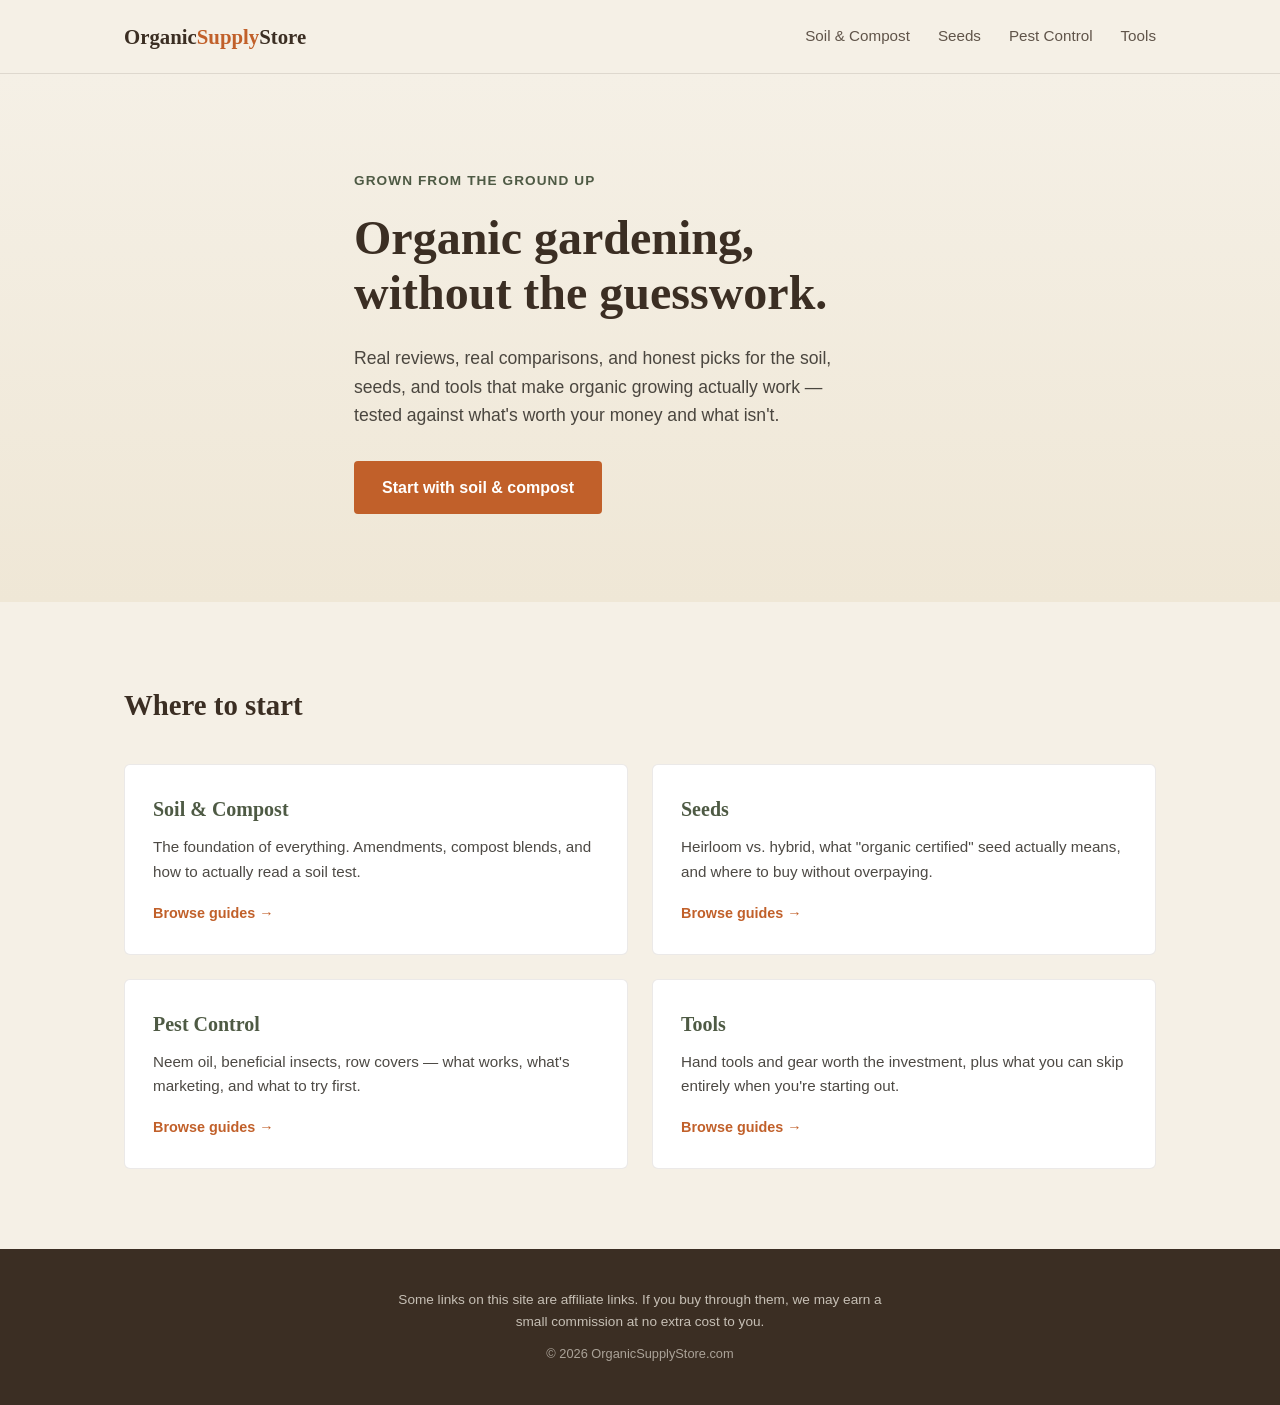
<file: index.html>
<!DOCTYPE html>
<html lang="en">
<head>
  <meta charset="UTF-8">
  <meta name="viewport" content="width=device-width, initial-scale=1.0">
  <title>Organic Supply Store — Guides & Gear for Organic Growing</title>
  <meta name="description" content="Honest guides and product picks for organic gardening — soil, seeds, pest control, and tools that actually work.">
  <link rel="stylesheet" href="style.css">
</head>
<body>

  <!-- HEADER / NAV -->
  <header class="site-header">
    <div class="container header-inner">
      <a href="/" class="logo">Organic<span>Supply</span>Store</a>
      <nav class="main-nav">
        <a href="#soil">Soil &amp; Compost</a>
        <a href="#seeds">Seeds</a>
        <a href="#pest-control">Pest Control</a>
        <a href="#tools">Tools</a>
      </nav>
    </div>
  </header>

  <!-- HERO -->
  <section class="hero">
    <div class="container hero-inner">
      <p class="eyebrow">Grown from the ground up</p>
      <h1>Organic gardening,<br>without the guesswork.</h1>
      <p class="hero-sub">
        Real reviews, real comparisons, and honest picks for the soil, seeds,
        and tools that make organic growing actually work — tested against
        what's worth your money and what isn't.
      </p>
      <a href="#soil" class="btn-primary">Start with soil &amp; compost</a>
    </div>
  </section>

  <!-- CATEGORY GRID -->
  <section class="categories">
    <div class="container">
      <h2>Where to start</h2>
      <div class="category-grid">

        <article class="category-card" id="soil">
          <h3>Soil &amp; Compost</h3>
          <p>The foundation of everything. Amendments, compost blends, and
          how to actually read a soil test.</p>
          <a href="guides/best-organic-fertilizers-tomatoes.html" class="card-link">Browse guides &rarr;</a>
        </article>

        <article class="category-card" id="seeds">
          <h3>Seeds</h3>
          <p>Heirloom vs. hybrid, what "organic certified" seed actually
          means, and where to buy without overpaying.</p>
          <a href="#" class="card-link">Browse guides &rarr;</a>
        </article>

        <article class="category-card" id="pest-control">
          <h3>Pest Control</h3>
          <p>Neem oil, beneficial insects, row covers — what works, what's
          marketing, and what to try first.</p>
          <a href="#" class="card-link">Browse guides &rarr;</a>
        </article>

        <article class="category-card" id="tools">
          <h3>Tools</h3>
          <p>Hand tools and gear worth the investment, plus what you can
          skip entirely when you're starting out.</p>
          <a href="#" class="card-link">Browse guides &rarr;</a>
        </article>

      </div>
    </div>
  </section>

  <!-- FOOTER -->
  <footer class="site-footer">
    <div class="container">
      <p class="disclosure">
        Some links on this site are affiliate links. If you buy through
        them, we may earn a small commission at no extra cost to you.
      </p>
      <p class="copyright">&copy; 2026 OrganicSupplyStore.com</p>
    </div>
  </footer>

</body>
</html>
</file>
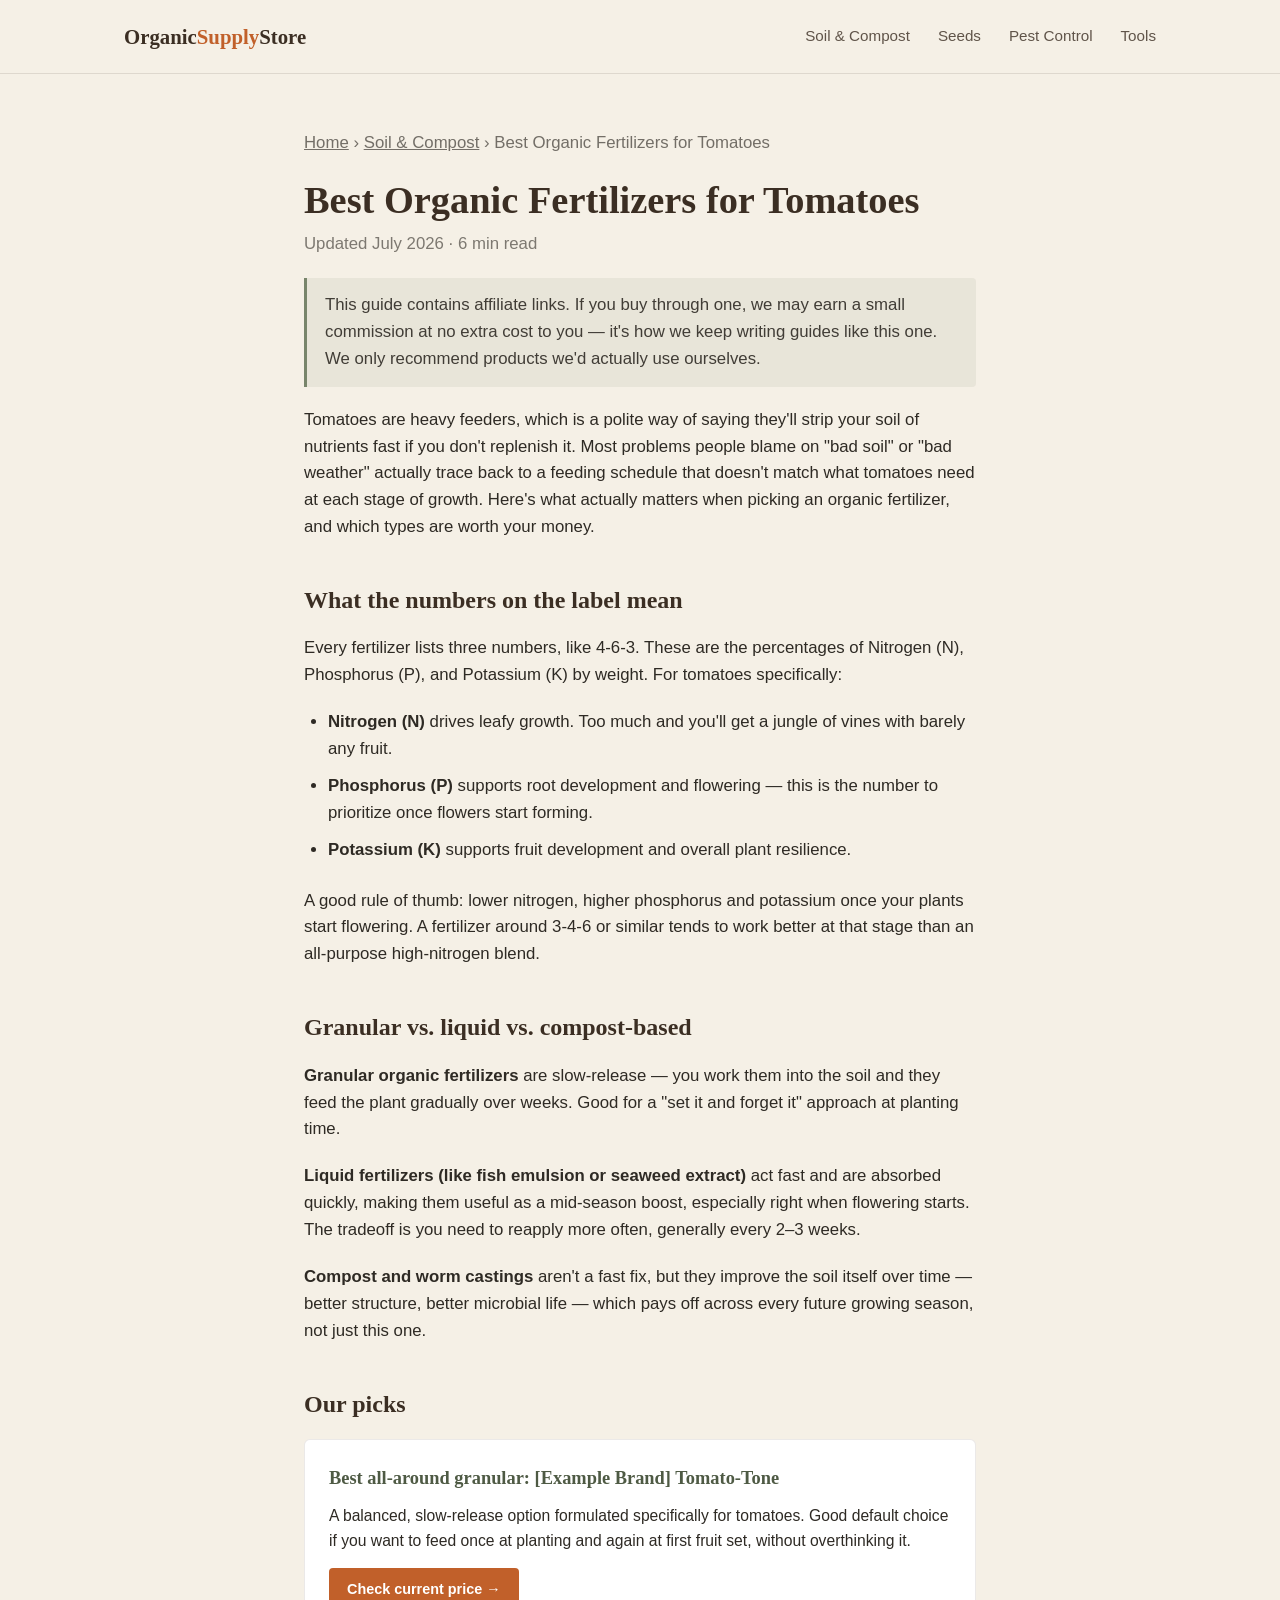
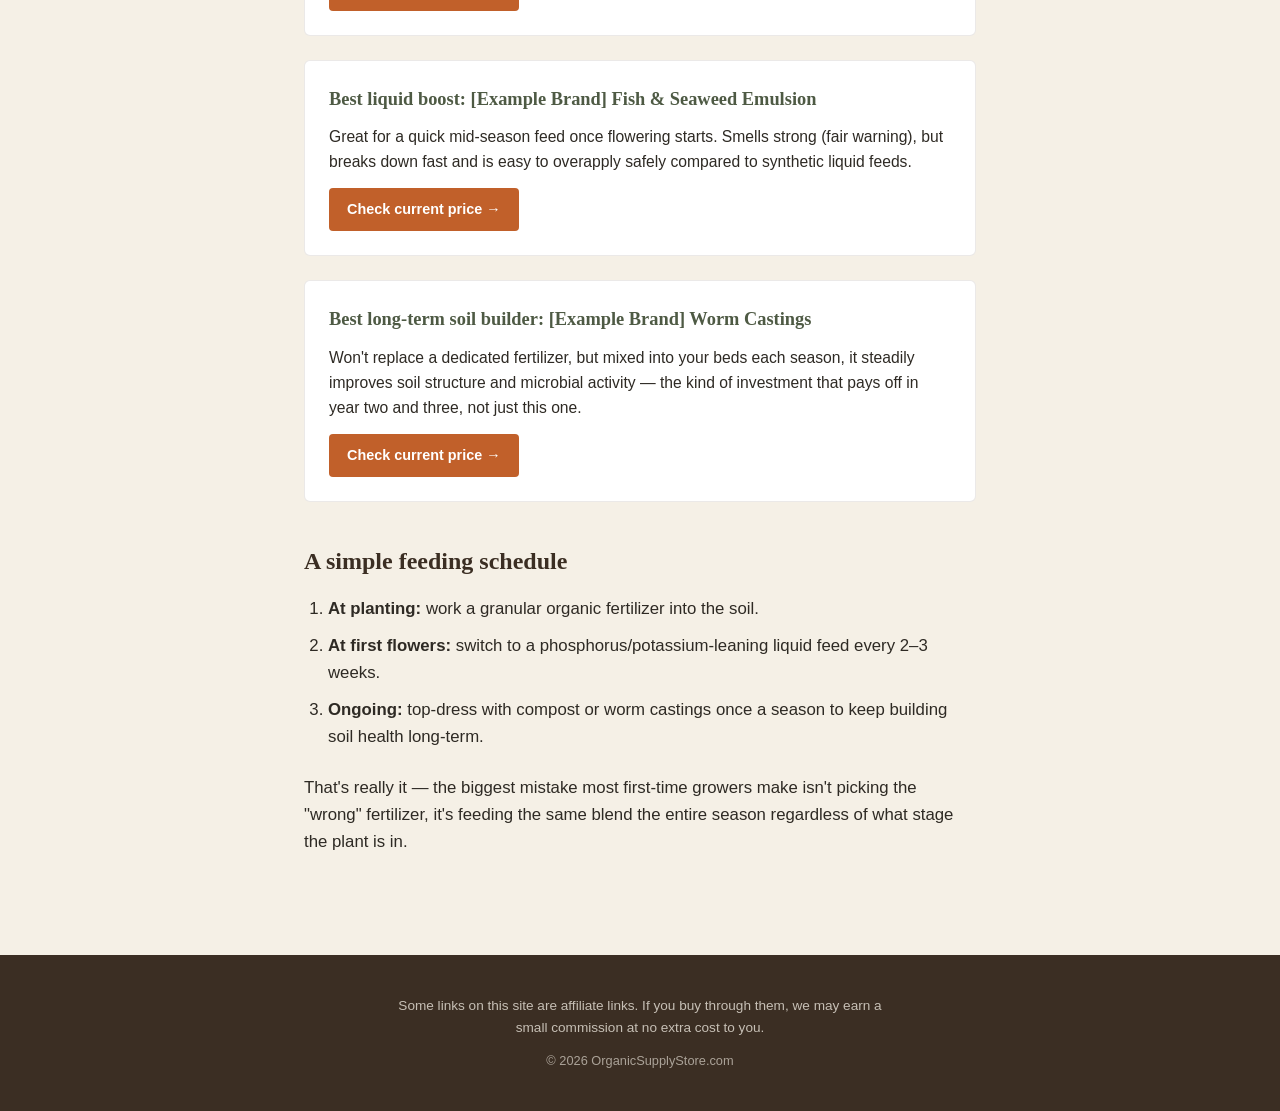
<file: best-organic-fertilizers-tomatoes.html>
<!DOCTYPE html>
<html lang="en">
<head>
  <meta charset="UTF-8">
  <meta name="viewport" content="width=device-width, initial-scale=1.0">
  <title>Best Organic Fertilizers for Tomatoes (2026 Guide) — Organic Supply Store</title>
  <meta name="description" content="A no-nonsense comparison of the best organic tomato fertilizers, what the numbers on the label actually mean, and which type fits your setup.">
  <link rel="stylesheet" href="../style.css">
</head>
<body>

  <!-- HEADER / NAV -->
  <header class="site-header">
    <div class="container header-inner">
      <a href="../index.html" class="logo">Organic<span>Supply</span>Store</a>
      <nav class="main-nav">
        <a href="../index.html#soil">Soil &amp; Compost</a>
        <a href="../index.html#seeds">Seeds</a>
        <a href="../index.html#pest-control">Pest Control</a>
        <a href="../index.html#tools">Tools</a>
      </nav>
    </div>
  </header>

  <!-- ARTICLE -->
  <article class="guide">
    <div class="container guide-container">

      <p class="breadcrumb"><a href="../index.html">Home</a> &rsaquo; <a href="../index.html#soil">Soil &amp; Compost</a> &rsaquo; Best Organic Fertilizers for Tomatoes</p>

      <h1>Best Organic Fertilizers for Tomatoes</h1>
      <p class="guide-meta">Updated July 2026 &middot; 6 min read</p>

      <p class="top-disclosure">
        This guide contains affiliate links. If you buy through one, we may
        earn a small commission at no extra cost to you — it's how we keep
        writing guides like this one. We only recommend products we'd
        actually use ourselves.
      </p>

      <p>
        Tomatoes are heavy feeders, which is a polite way of saying they'll
        strip your soil of nutrients fast if you don't replenish it. Most
        problems people blame on "bad soil" or "bad weather" actually trace
        back to a feeding schedule that doesn't match what tomatoes need at
        each stage of growth. Here's what actually matters when picking an
        organic fertilizer, and which types are worth your money.
      </p>

      <h2>What the numbers on the label mean</h2>
      <p>
        Every fertilizer lists three numbers, like 4-6-3. These are the
        percentages of Nitrogen (N), Phosphorus (P), and Potassium (K) by
        weight. For tomatoes specifically:
      </p>
      <ul>
        <li><strong>Nitrogen (N)</strong> drives leafy growth. Too much and
        you'll get a jungle of vines with barely any fruit.</li>
        <li><strong>Phosphorus (P)</strong> supports root development and
        flowering — this is the number to prioritize once flowers start
        forming.</li>
        <li><strong>Potassium (K)</strong> supports fruit development and
        overall plant resilience.</li>
      </ul>
      <p>
        A good rule of thumb: lower nitrogen, higher phosphorus and
        potassium once your plants start flowering. A fertilizer around
        3-4-6 or similar tends to work better at that stage than an
        all-purpose high-nitrogen blend.
      </p>

      <h2>Granular vs. liquid vs. compost-based</h2>
      <p>
        <strong>Granular organic fertilizers</strong> are slow-release —
        you work them into the soil and they feed the plant gradually over
        weeks. Good for a "set it and forget it" approach at planting time.
      </p>
      <p>
        <strong>Liquid fertilizers (like fish emulsion or seaweed extract)</strong>
        act fast and are absorbed quickly, making them useful as a
        mid-season boost, especially right when flowering starts. The
        tradeoff is you need to reapply more often, generally every
        2–3 weeks.
      </p>
      <p>
        <strong>Compost and worm castings</strong> aren't a fast fix, but
        they improve the soil itself over time — better structure, better
        microbial life — which pays off across every future growing season,
        not just this one.
      </p>

      <h2>Our picks</h2>

      <div class="product-pick">
        <h3>Best all-around granular: [Example Brand] Tomato-Tone</h3>
        <p>
          A balanced, slow-release option formulated specifically for
          tomatoes. Good default choice if you want to feed once at planting
          and again at first fruit set, without overthinking it.
        </p>
        <a href="#" class="affiliate-link" rel="sponsored noopener" target="_blank">Check current price &rarr;</a>
      </div>

      <div class="product-pick">
        <h3>Best liquid boost: [Example Brand] Fish &amp; Seaweed Emulsion</h3>
        <p>
          Great for a quick mid-season feed once flowering starts. Smells
          strong (fair warning), but breaks down fast and is easy to
          overapply safely compared to synthetic liquid feeds.
        </p>
        <a href="#" class="affiliate-link" rel="sponsored noopener" target="_blank">Check current price &rarr;</a>
      </div>

      <div class="product-pick">
        <h3>Best long-term soil builder: [Example Brand] Worm Castings</h3>
        <p>
          Won't replace a dedicated fertilizer, but mixed into your beds each
          season, it steadily improves soil structure and microbial activity
          — the kind of investment that pays off in year two and three, not
          just this one.
        </p>
        <a href="#" class="affiliate-link" rel="sponsored noopener" target="_blank">Check current price &rarr;</a>
      </div>

      <h2>A simple feeding schedule</h2>
      <ol>
        <li><strong>At planting:</strong> work a granular organic fertilizer into the soil.</li>
        <li><strong>At first flowers:</strong> switch to a phosphorus/potassium-leaning liquid feed every 2–3 weeks.</li>
        <li><strong>Ongoing:</strong> top-dress with compost or worm castings once a season to keep building soil health long-term.</li>
      </ol>

      <p>
        That's really it — the biggest mistake most first-time growers make
        isn't picking the "wrong" fertilizer, it's feeding the same blend the
        entire season regardless of what stage the plant is in.
      </p>

    </div>
  </article>

  <!-- FOOTER -->
  <footer class="site-footer">
    <div class="container">
      <p class="disclosure">
        Some links on this site are affiliate links. If you buy through
        them, we may earn a small commission at no extra cost to you.
      </p>
      <p class="copyright">&copy; 2026 OrganicSupplyStore.com</p>
    </div>
  </footer>

</body>
</html>
</file>
<file: style.css>
/* ==========================================================
   1. DESIGN TOKENS (our palette + fonts, defined once, used everywhere)
   ========================================================== */
:root {
  --color-cream: #F5F0E6;
  --color-soil: #3B2E23;
  --color-sage: #6B7A5E;
  --color-sage-dark: #4E5A44;
  --color-clay: #C1602A;
  --color-clay-dark: #A34E20;
  --color-text: #2E2A24;

  --font-display: Georgia, 'Times New Roman', serif;
  --font-body: -apple-system, 'Segoe UI', Helvetica, Arial, sans-serif;
}

/* ==========================================================
   2. RESET (browsers add weird default spacing — we zero it out
      so OUR spacing choices are the only ones in play)
   ========================================================== */
* {
  margin: 0;
  padding: 0;
  box-sizing: border-box;
}

body {
  font-family: var(--font-body);
  color: var(--color-text);
  background: var(--color-cream);
  line-height: 1.6;
}

.container {
  max-width: 1080px;
  margin: 0 auto;
  padding: 0 24px;
}

a {
  color: inherit;
  text-decoration: none;
}

/* ==========================================================
   3. HEADER
   ========================================================== */
.site-header {
  background: var(--color-cream);
  border-bottom: 1px solid rgba(59, 46, 35, 0.12);
}

.header-inner {
  display: flex;
  justify-content: space-between;
  align-items: center;
  padding-top: 20px;
  padding-bottom: 20px;
}

.logo {
  font-family: var(--font-display);
  font-size: 1.3rem;
  font-weight: bold;
  color: var(--color-soil);
}

.logo span {
  color: var(--color-clay);
}

.main-nav {
  display: flex;
  gap: 28px;
}

.main-nav a {
  font-size: 0.95rem;
  color: var(--color-soil);
  opacity: 0.8;
}

.main-nav a:hover {
  opacity: 1;
  color: var(--color-clay);
}

/* ==========================================================
   4. HERO
   ========================================================== */
.hero {
  padding: 96px 0 88px;
  background: linear-gradient(180deg, var(--color-cream) 0%, #EFE7D6 100%);
}

.hero-inner {
  max-width: 620px;
}

.eyebrow {
  font-size: 0.85rem;
  letter-spacing: 0.08em;
  text-transform: uppercase;
  color: var(--color-sage-dark);
  font-weight: 600;
  margin-bottom: 18px;
}

.hero h1 {
  font-family: var(--font-display);
  font-size: 3rem;
  line-height: 1.15;
  color: var(--color-soil);
  margin-bottom: 24px;
}

.hero-sub {
  font-size: 1.1rem;
  color: var(--color-text);
  opacity: 0.85;
  margin-bottom: 32px;
  max-width: 520px;
}

.btn-primary {
  display: inline-block;
  background: var(--color-clay);
  color: white;
  font-weight: 600;
  padding: 14px 28px;
  border-radius: 4px;
  transition: background 0.15s ease;
}

.btn-primary:hover {
  background: var(--color-clay-dark);
}

/* ==========================================================
   5. CATEGORY GRID
   ========================================================== */
.categories {
  padding: 80px 0;
}

.categories h2 {
  font-family: var(--font-display);
  font-size: 1.8rem;
  color: var(--color-soil);
  margin-bottom: 36px;
}

.category-grid {
  display: grid;
  grid-template-columns: repeat(2, 1fr);
  gap: 24px;
}

.category-card {
  background: white;
  border: 1px solid rgba(59, 46, 35, 0.1);
  border-radius: 6px;
  padding: 28px;
}

.category-card h3 {
  font-family: var(--font-display);
  font-size: 1.25rem;
  color: var(--color-sage-dark);
  margin-bottom: 10px;
}

.category-card p {
  font-size: 0.95rem;
  opacity: 0.85;
  margin-bottom: 16px;
}

.card-link {
  font-size: 0.9rem;
  font-weight: 600;
  color: var(--color-clay);
}

.card-link:hover {
  color: var(--color-clay-dark);
}

/* ==========================================================
   6. GUIDE / ARTICLE PAGES
   ========================================================== */
.guide {
  padding: 56px 0 80px;
}

.guide-container {
  max-width: 720px;
}

.breadcrumb {
  font-size: 0.85rem;
  opacity: 0.65;
  margin-bottom: 24px;
}

.breadcrumb a {
  text-decoration: underline;
}

.guide h1 {
  font-family: var(--font-display);
  font-size: 2.4rem;
  color: var(--color-soil);
  line-height: 1.2;
  margin-bottom: 8px;
}

.guide-meta {
  font-size: 0.85rem;
  opacity: 0.6;
  margin-bottom: 24px;
}

.top-disclosure {
  background: rgba(107, 122, 94, 0.1);
  border-left: 3px solid var(--color-sage);
  padding: 14px 18px;
  font-size: 0.9rem;
  opacity: 0.9;
  margin-bottom: 32px;
  border-radius: 0 4px 4px 0;
}

.guide p {
  margin-bottom: 20px;
  font-size: 1.05rem;
}

.guide ul, .guide ol {
  margin: 0 0 24px 24px;
}

.guide li {
  margin-bottom: 10px;
  font-size: 1.05rem;
}

.guide h2 {
  font-family: var(--font-display);
  font-size: 1.5rem;
  color: var(--color-soil);
  margin: 40px 0 16px;
}

.guide h3 {
  font-family: var(--font-display);
  font-size: 1.15rem;
  color: var(--color-sage-dark);
  margin-bottom: 10px;
}

.product-pick {
  background: white;
  border: 1px solid rgba(59, 46, 35, 0.1);
  border-radius: 6px;
  padding: 24px;
  margin-bottom: 24px;
}

.product-pick p {
  font-size: 0.98rem;
  margin-bottom: 14px;
}

.affiliate-link {
  display: inline-block;
  background: var(--color-clay);
  color: white;
  font-weight: 600;
  font-size: 0.9rem;
  padding: 10px 18px;
  border-radius: 4px;
  transition: background 0.15s ease;
}

.affiliate-link:hover {
  background: var(--color-clay-dark);
}

@media (max-width: 700px) {
  .guide h1 {
    font-size: 1.9rem;
  }
}

/* ==========================================================
   7. FOOTER
   ========================================================== */
.site-footer {
  background: var(--color-soil);
  color: var(--color-cream);
  padding: 40px 0;
  text-align: center;
}

.disclosure {
  font-size: 0.85rem;
  opacity: 0.75;
  max-width: 500px;
  margin: 0 auto 12px;
}

.copyright {
  font-size: 0.8rem;
  opacity: 0.6;
}

/* ==========================================================
   7. RESPONSIVE (mobile) — most of your visitors will be on
      phones, so the site needs to hold up at narrow widths
   ========================================================== */
@media (max-width: 700px) {
  .header-inner {
    flex-direction: column;
    gap: 14px;
  }

  .main-nav {
    gap: 18px;
    flex-wrap: wrap;
    justify-content: center;
  }

  .hero {
    padding: 64px 0 56px;
    text-align: center;
  }

  .hero-inner {
    max-width: 100%;
  }

  .hero h1 {
    font-size: 2.2rem;
  }

  .hero-sub {
    margin-left: auto;
    margin-right: auto;
  }

  .category-grid {
    grid-template-columns: 1fr;
  }
}
</file>
